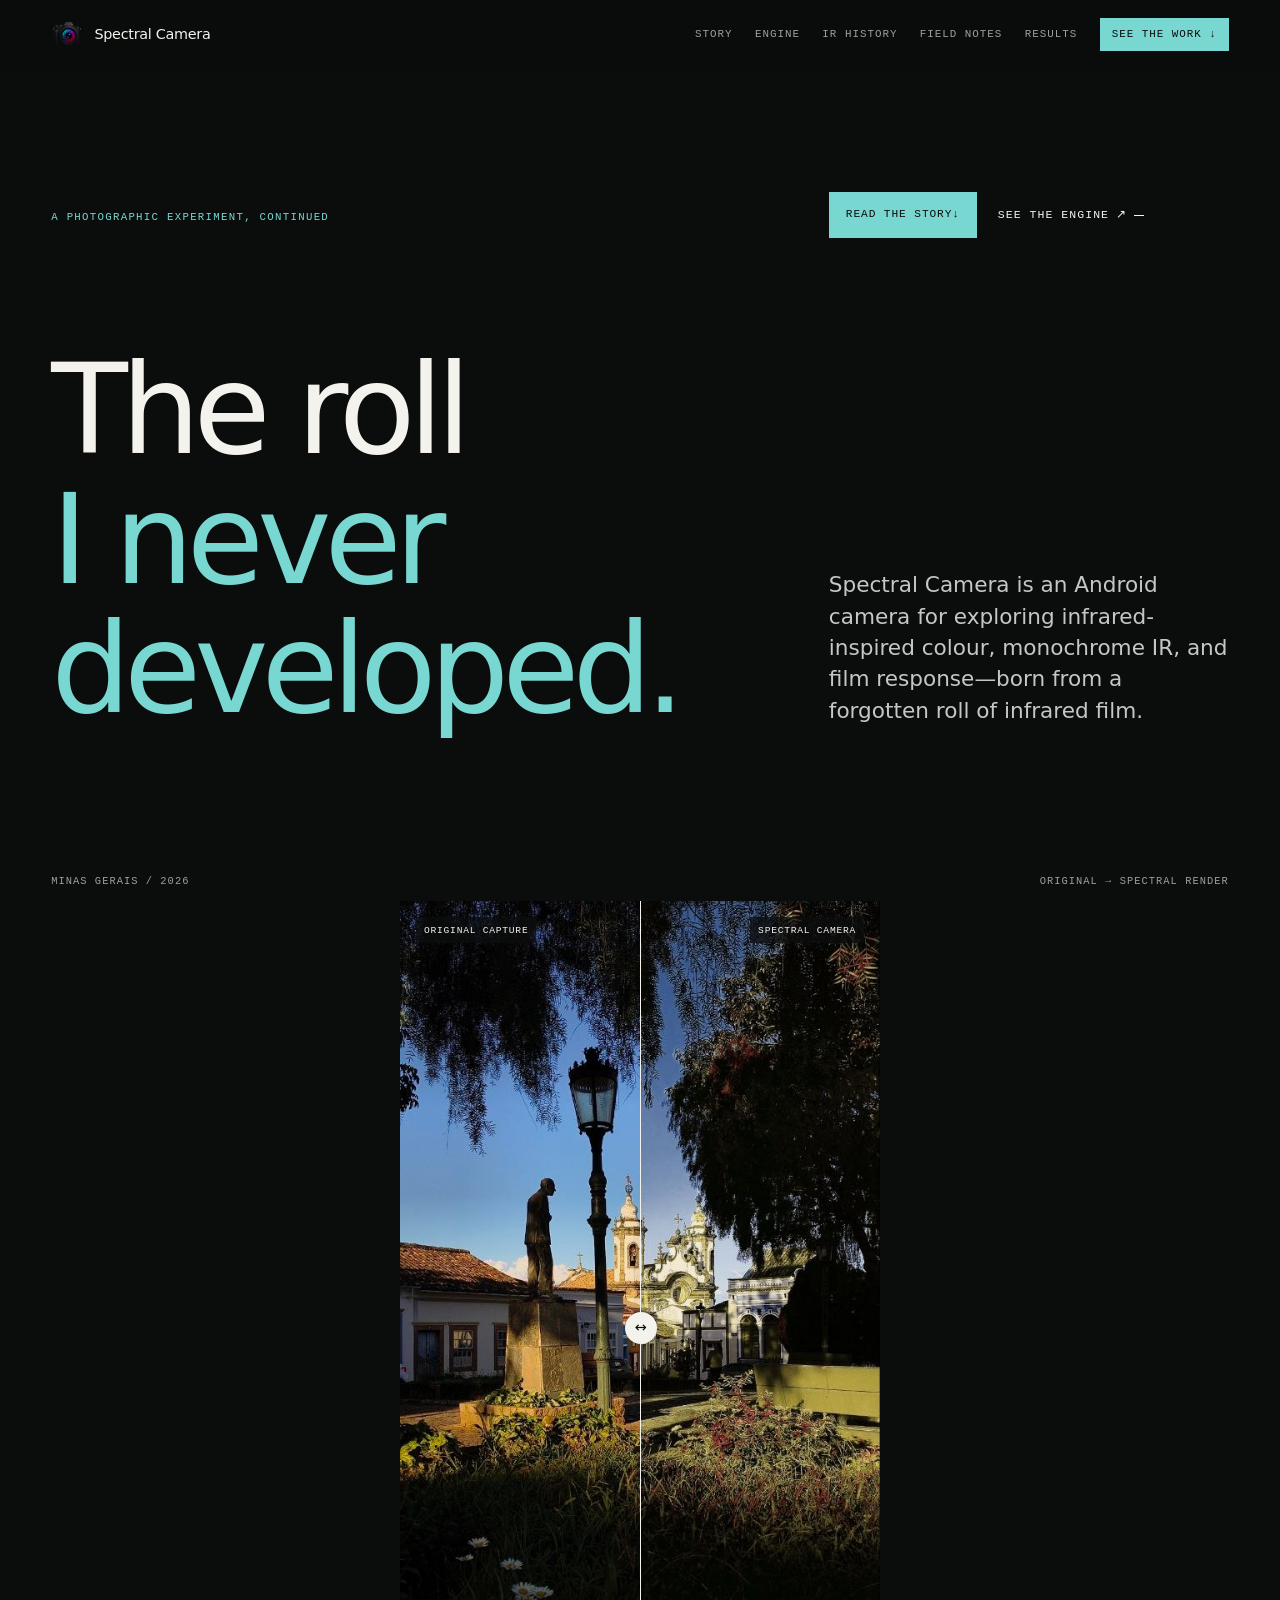
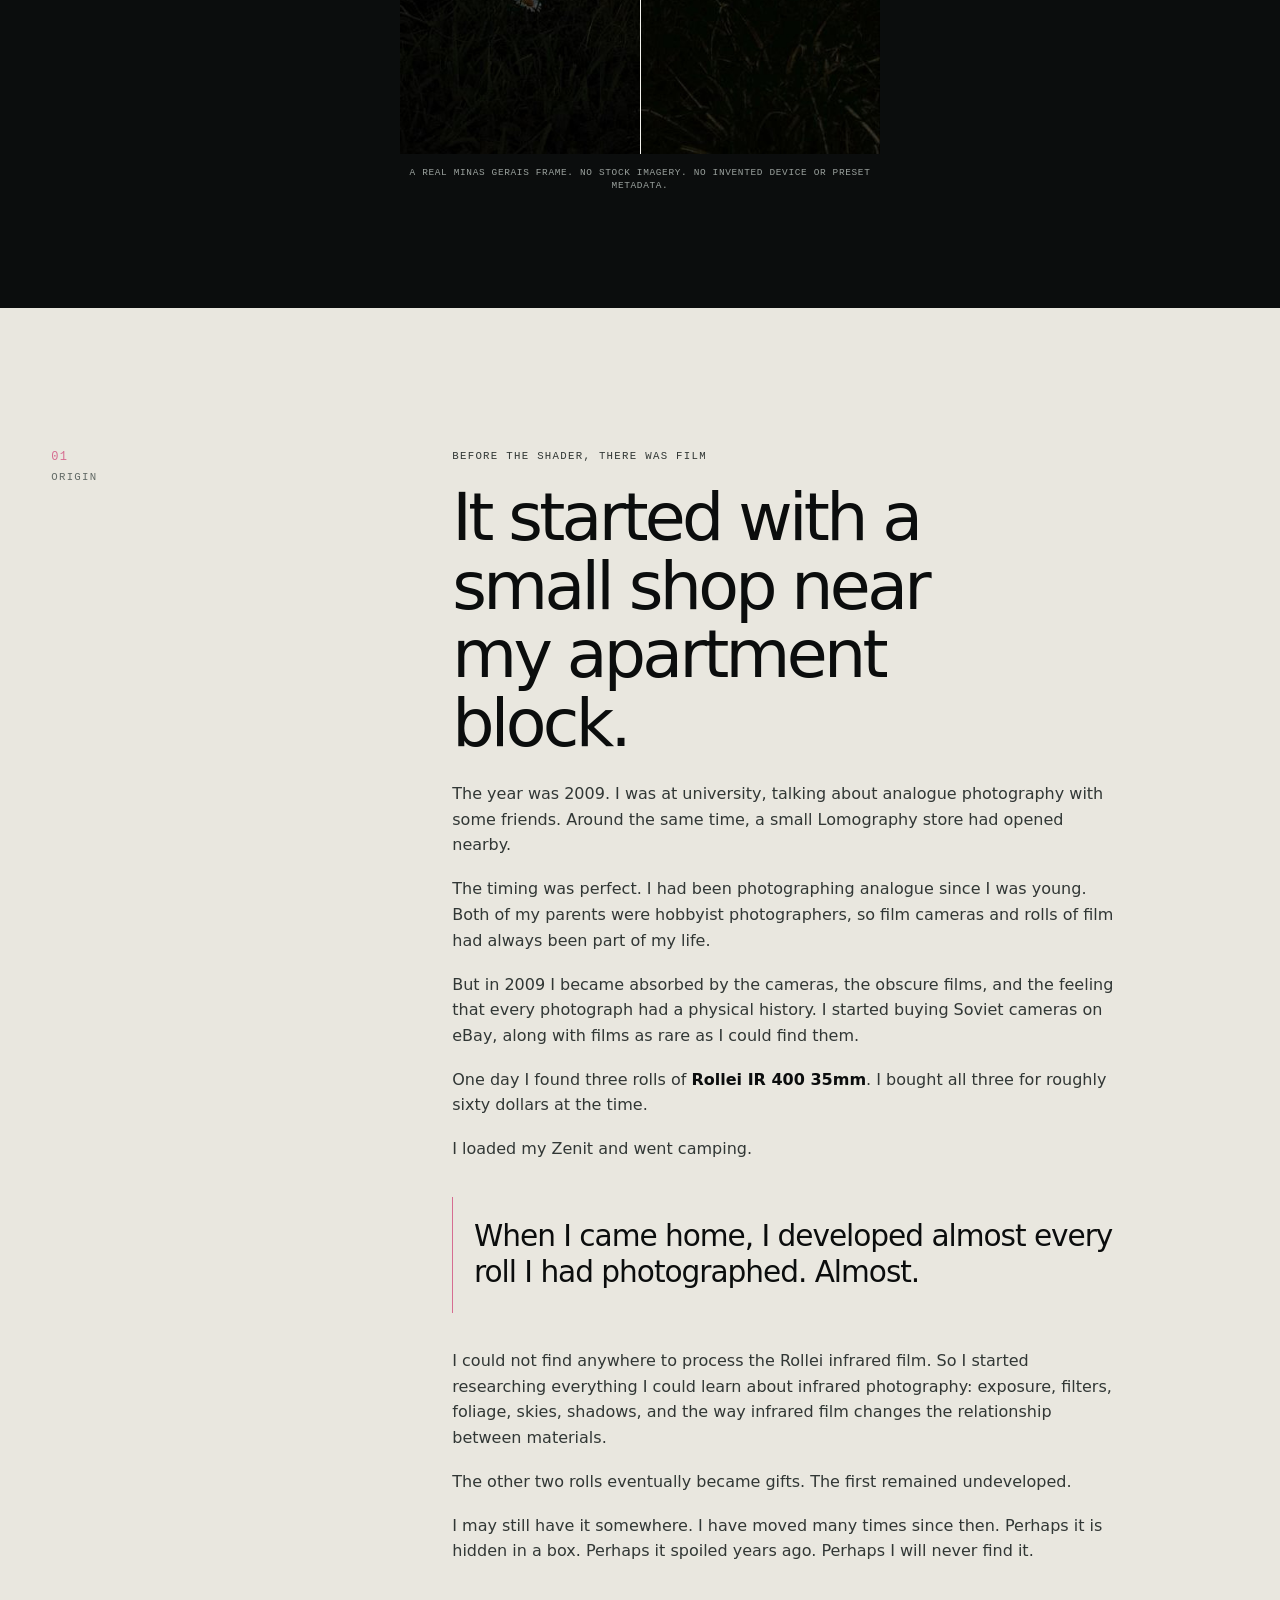
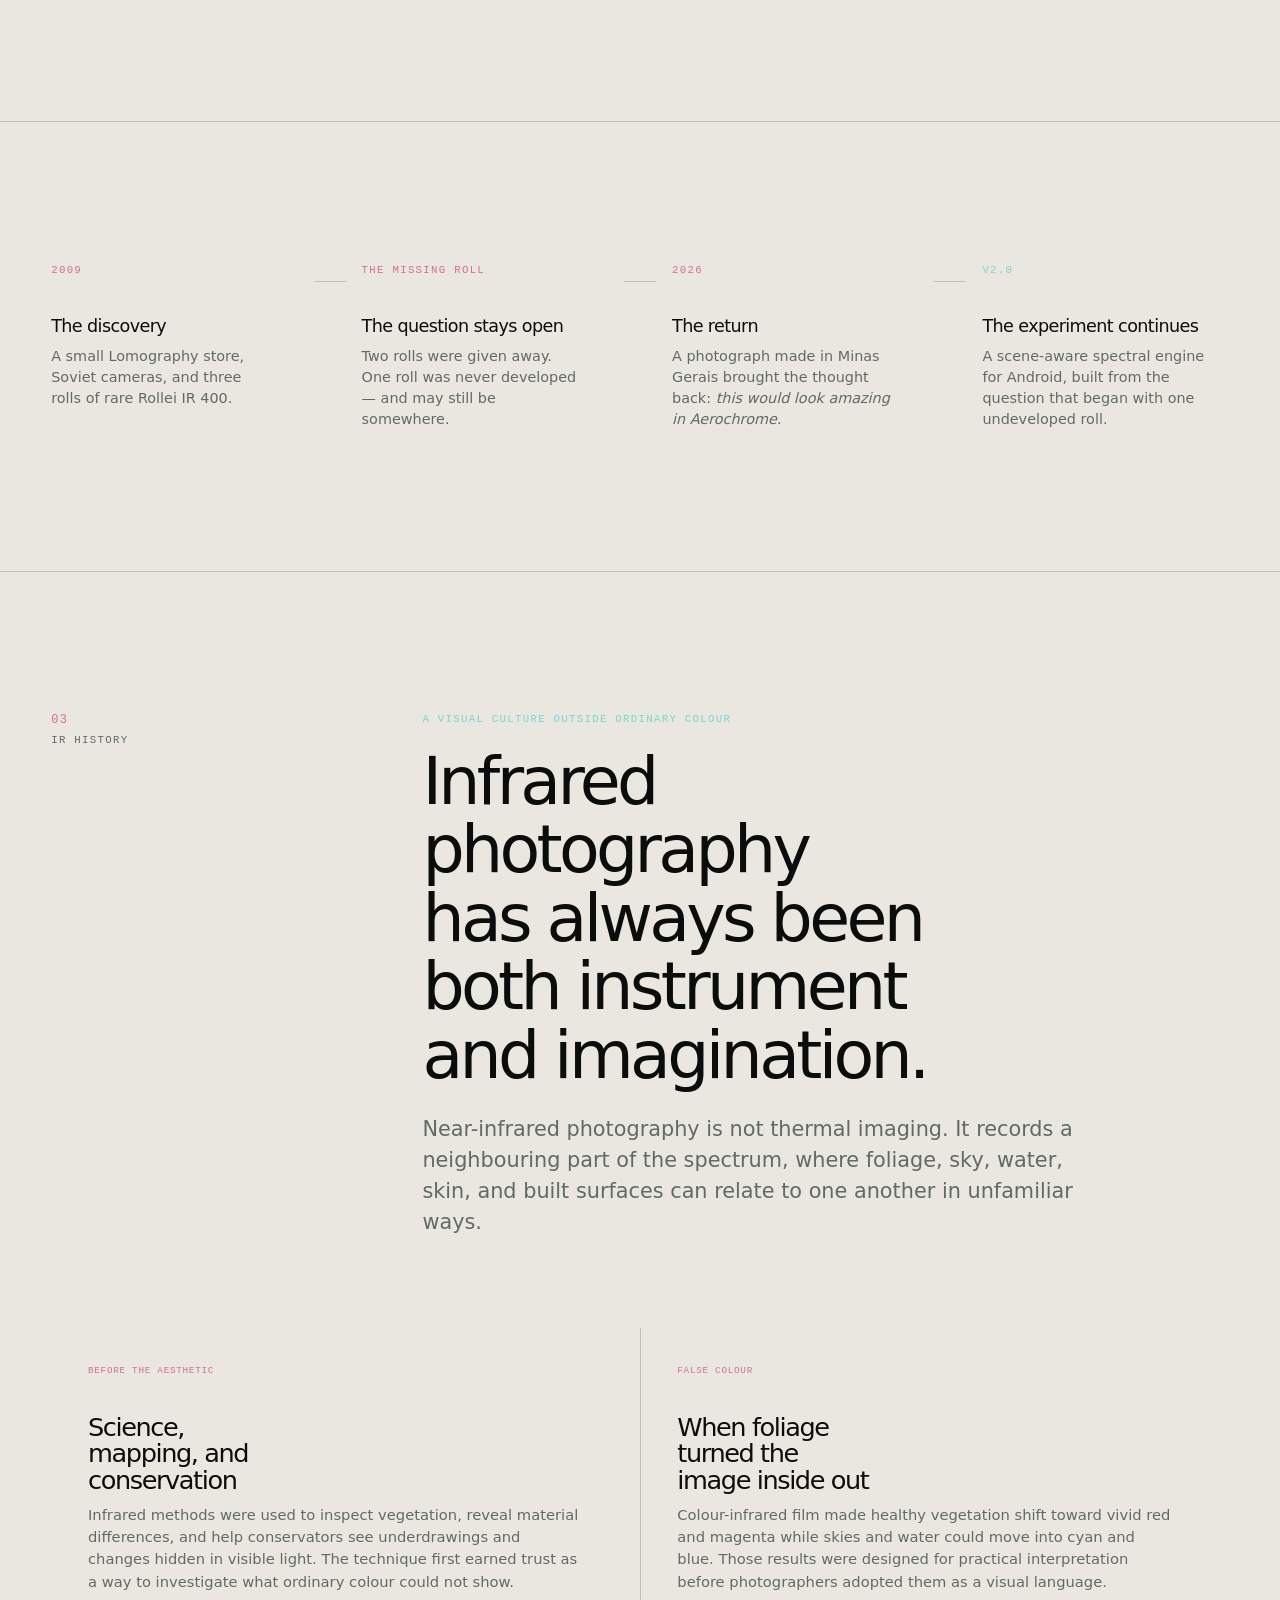
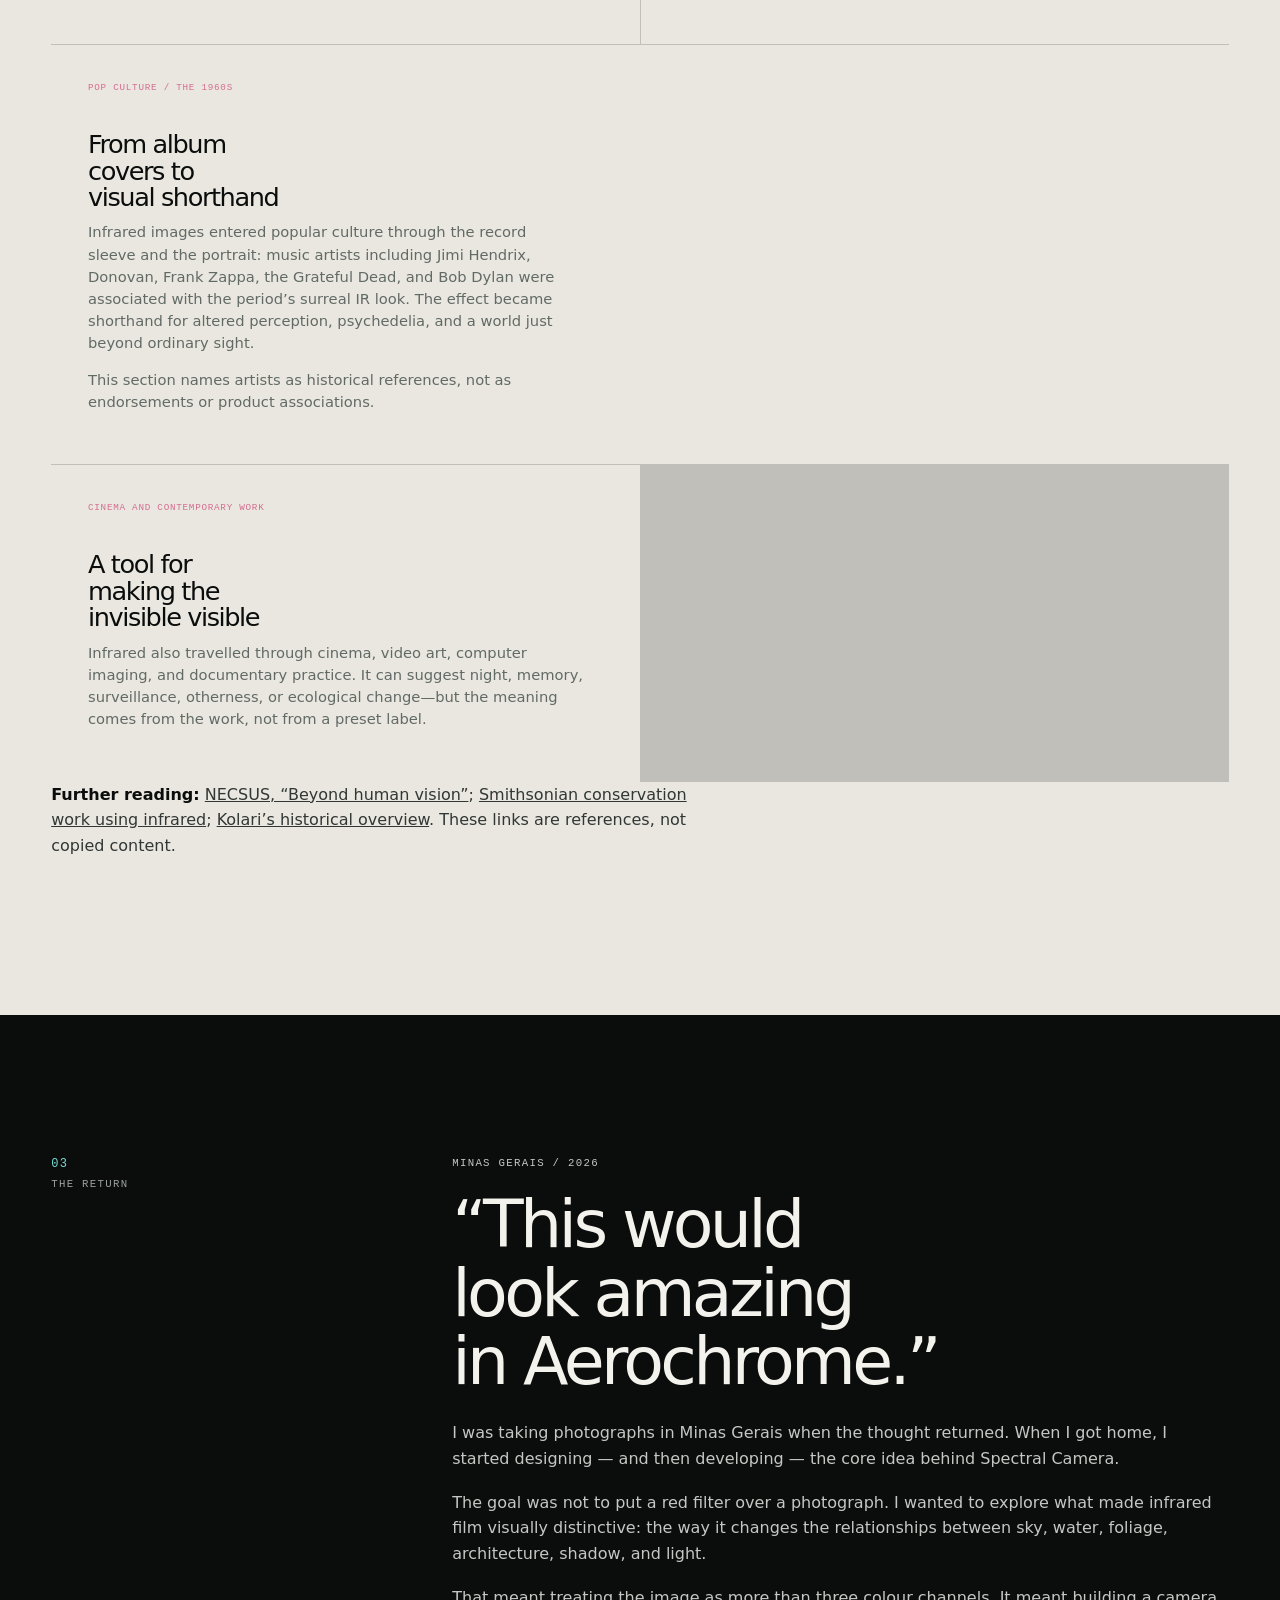
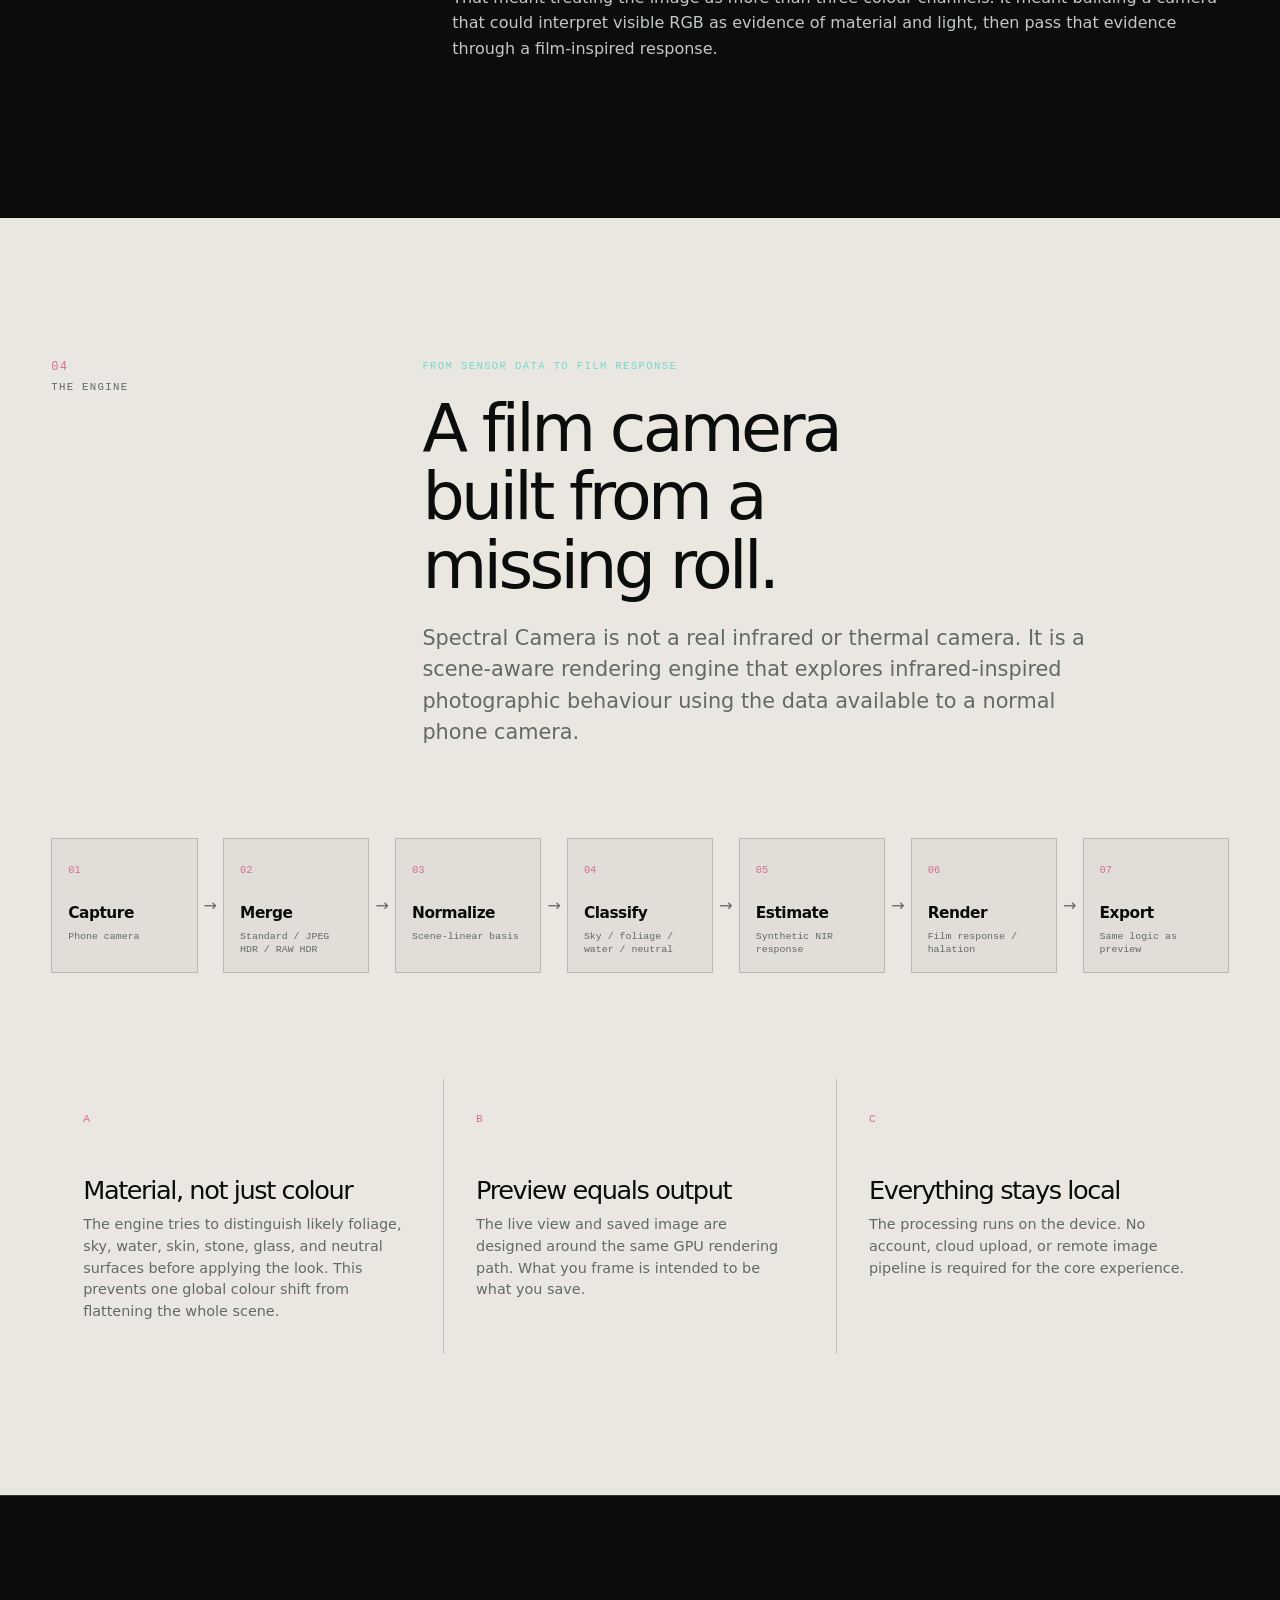
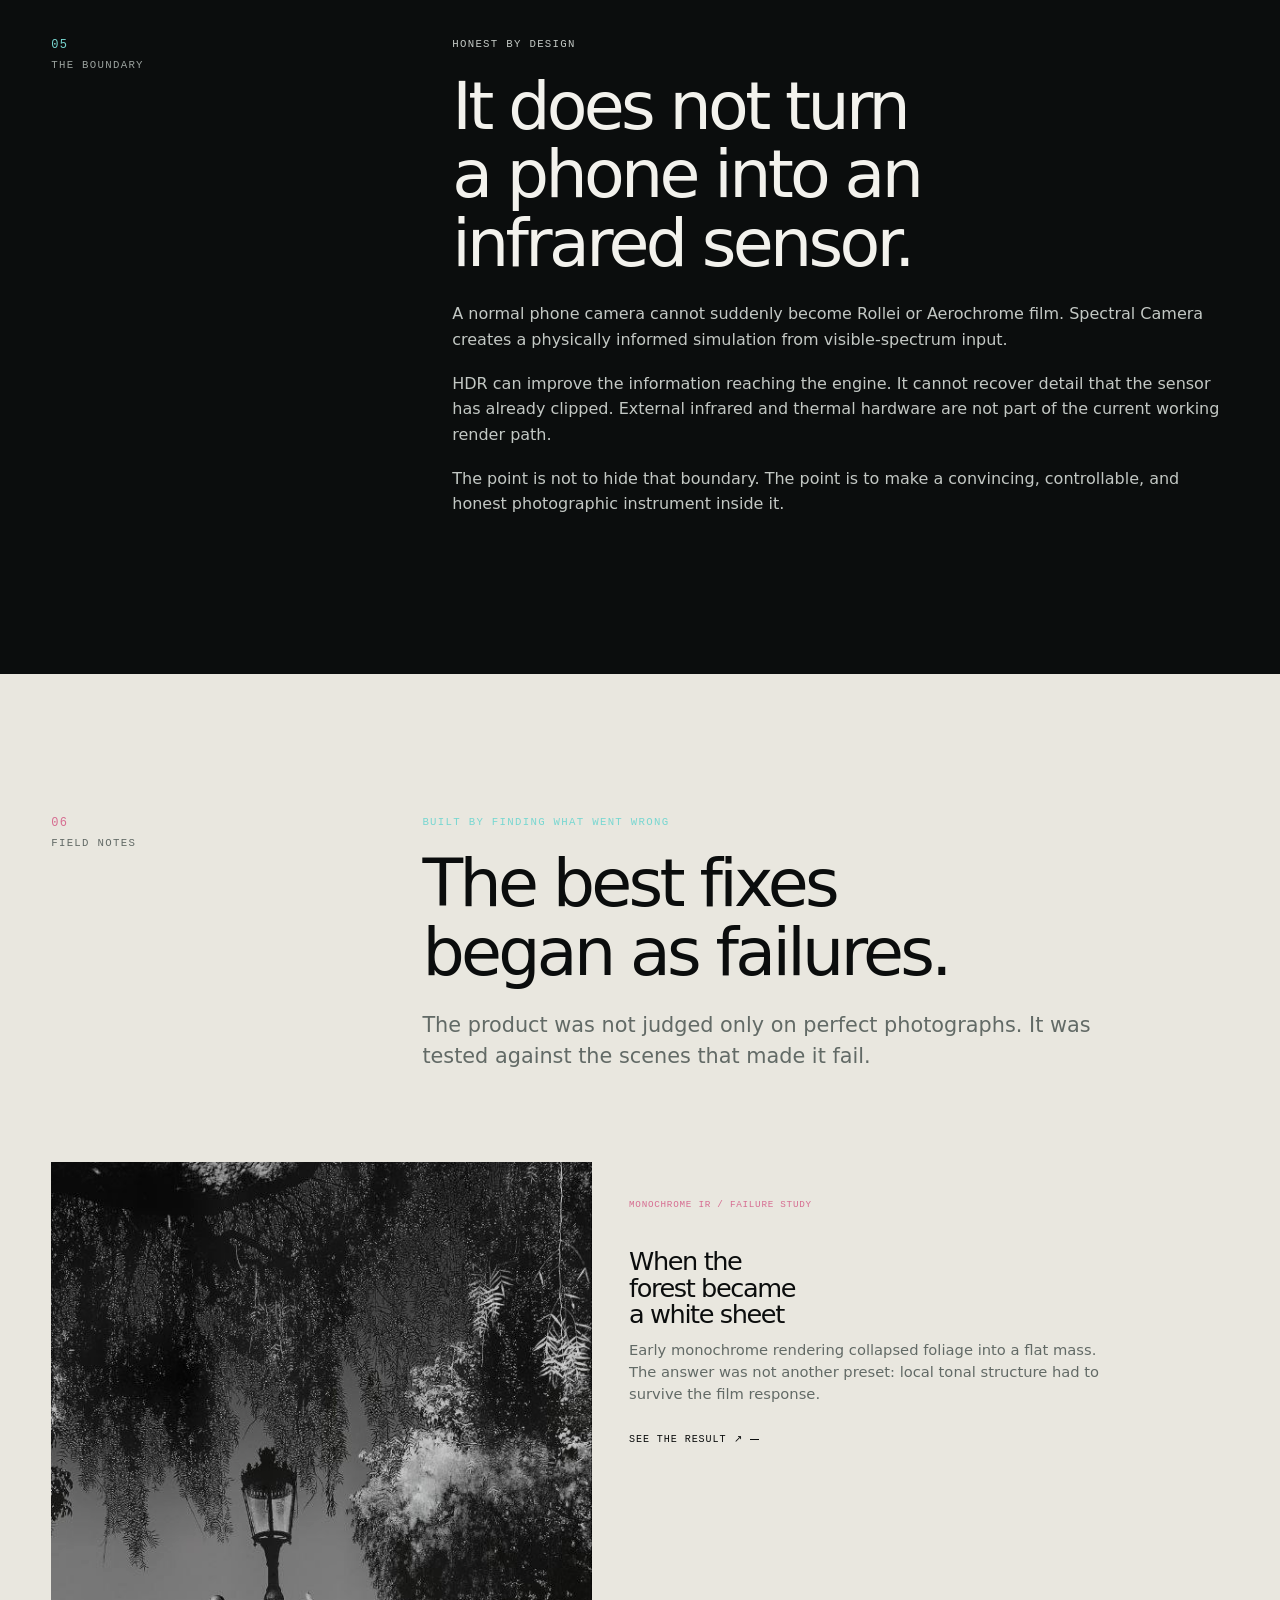
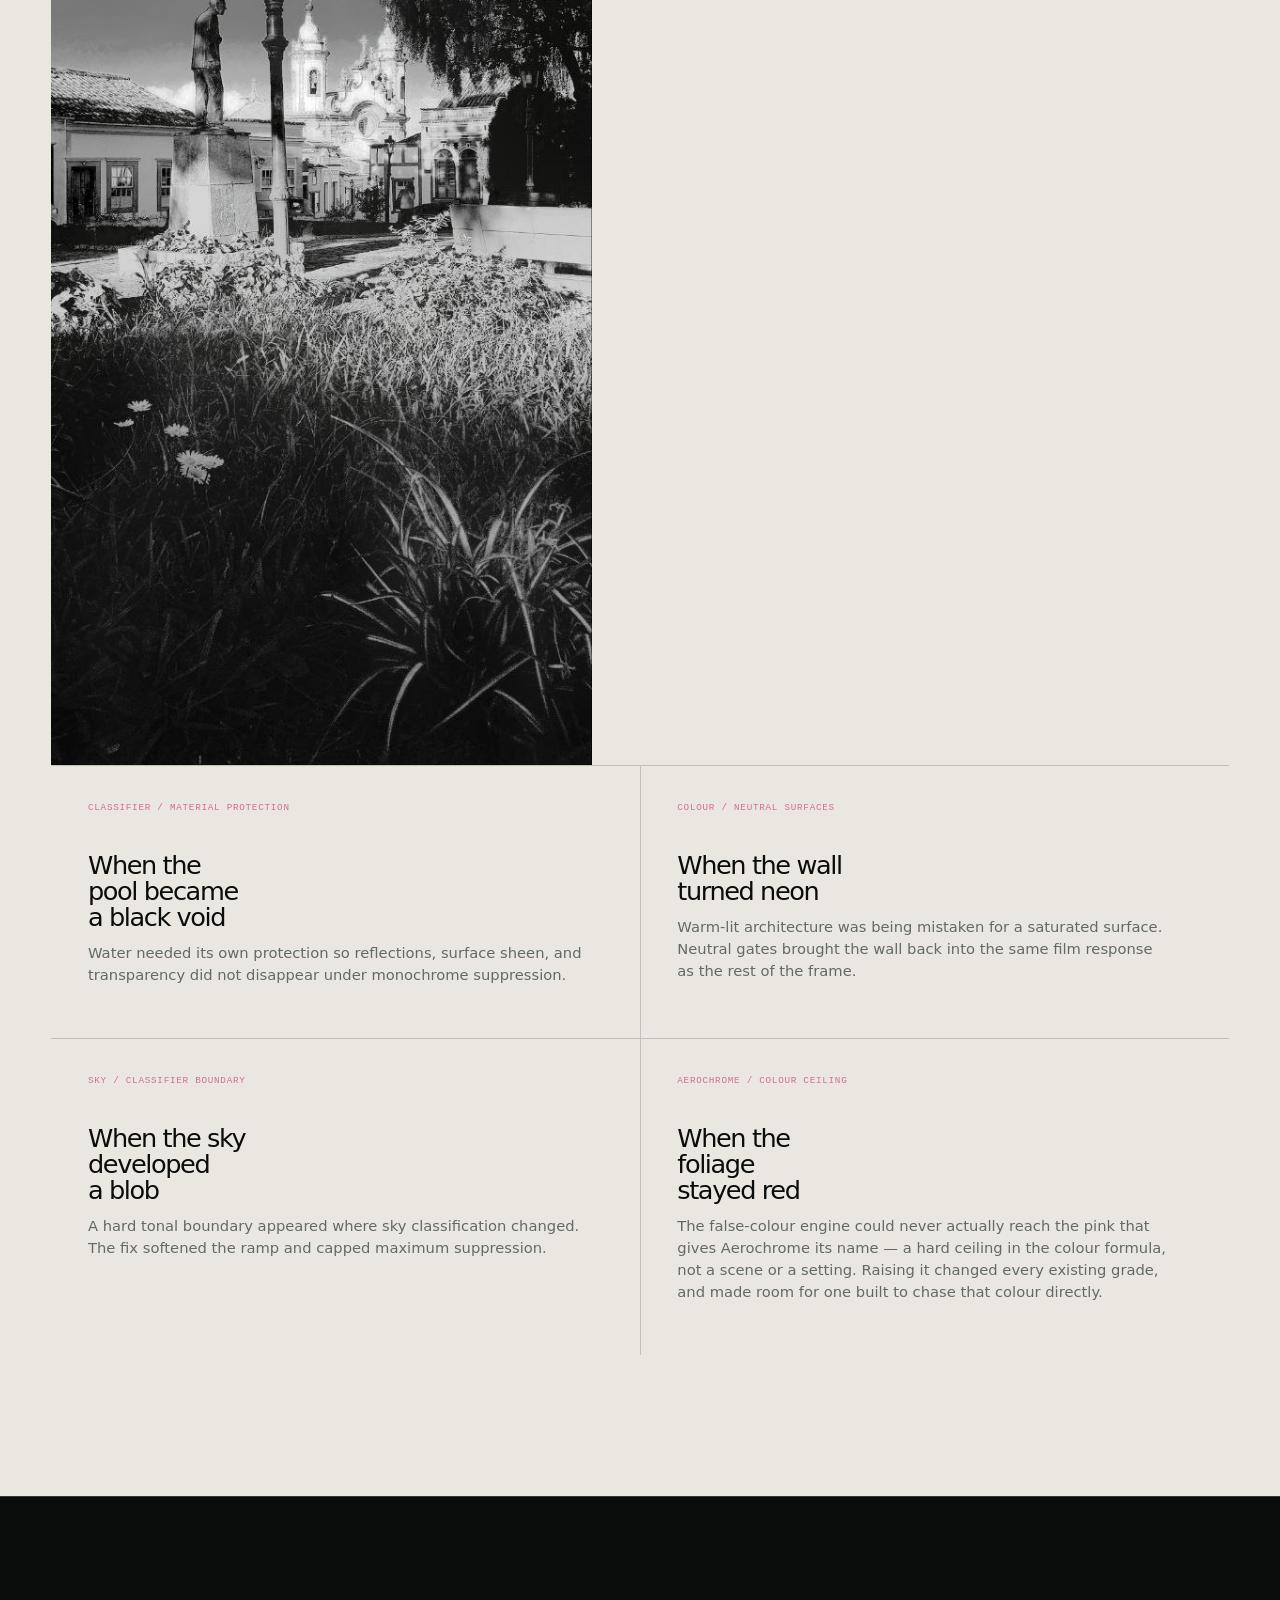
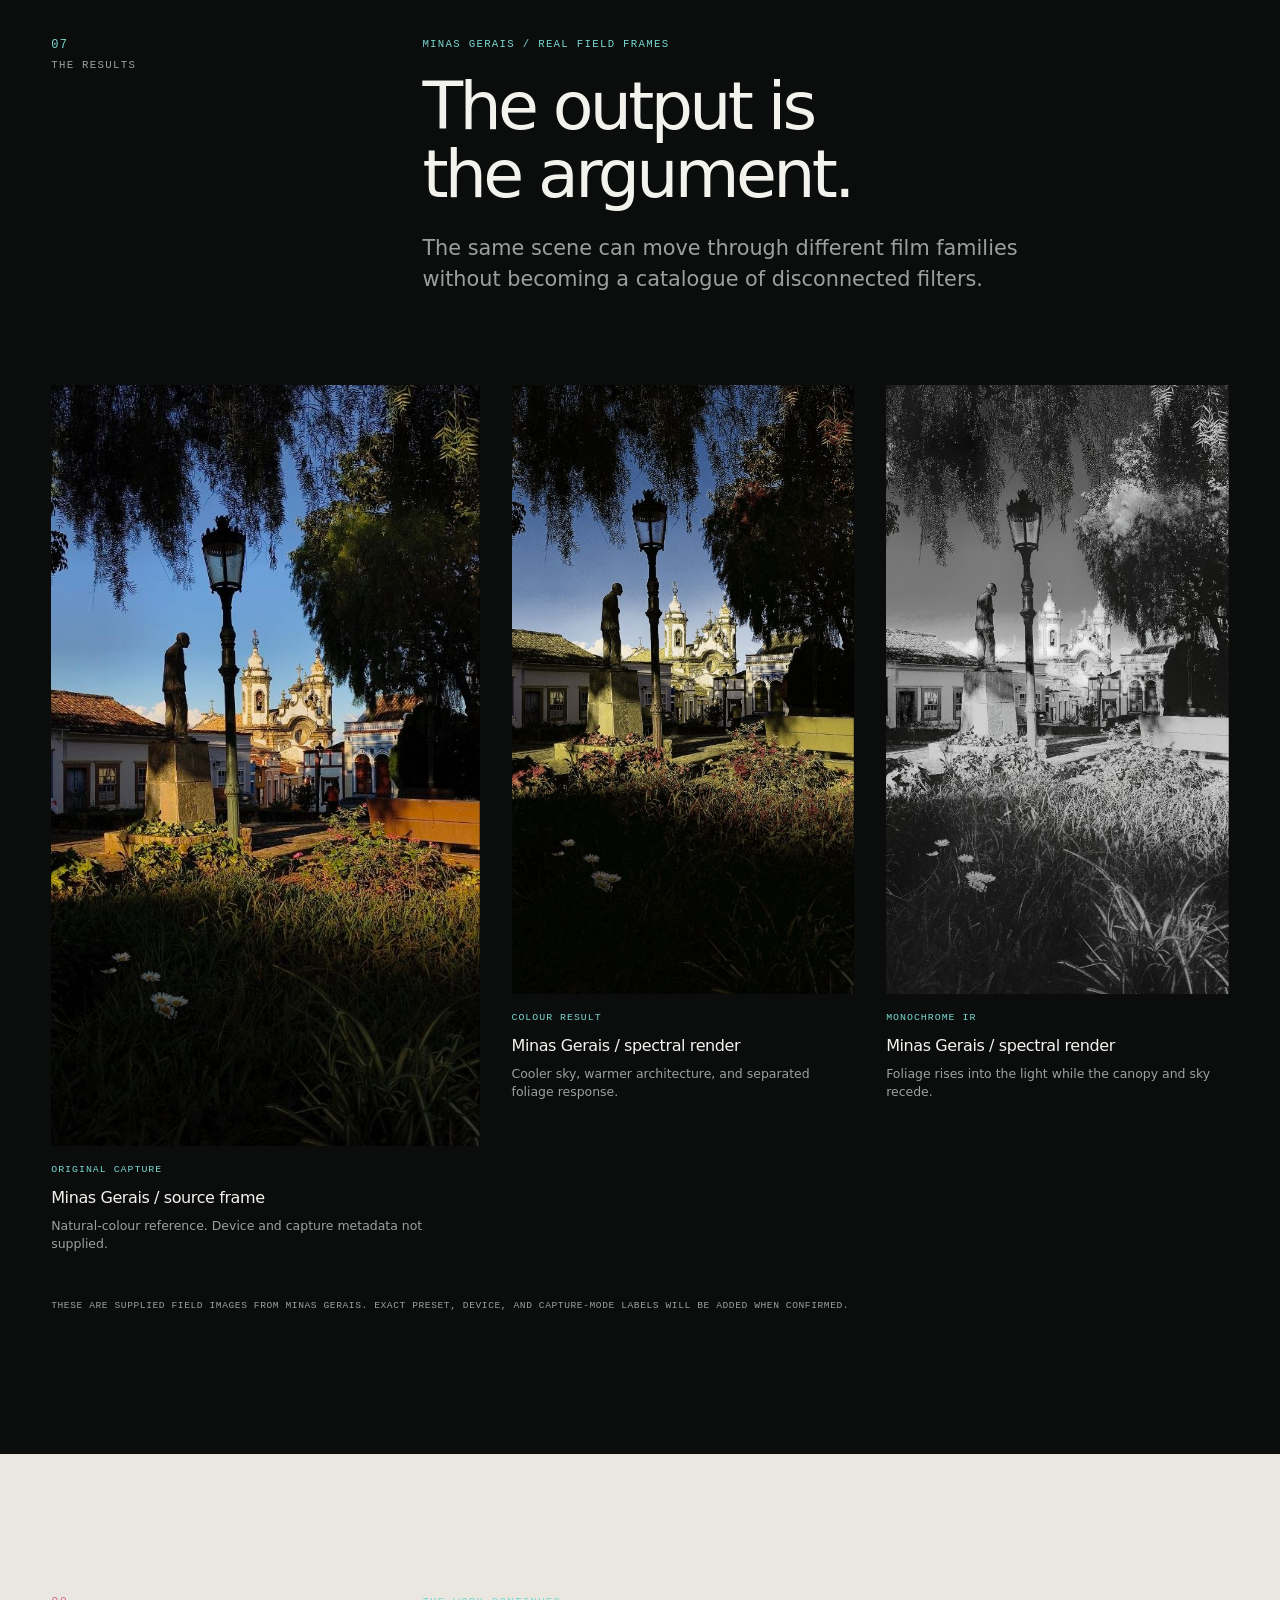
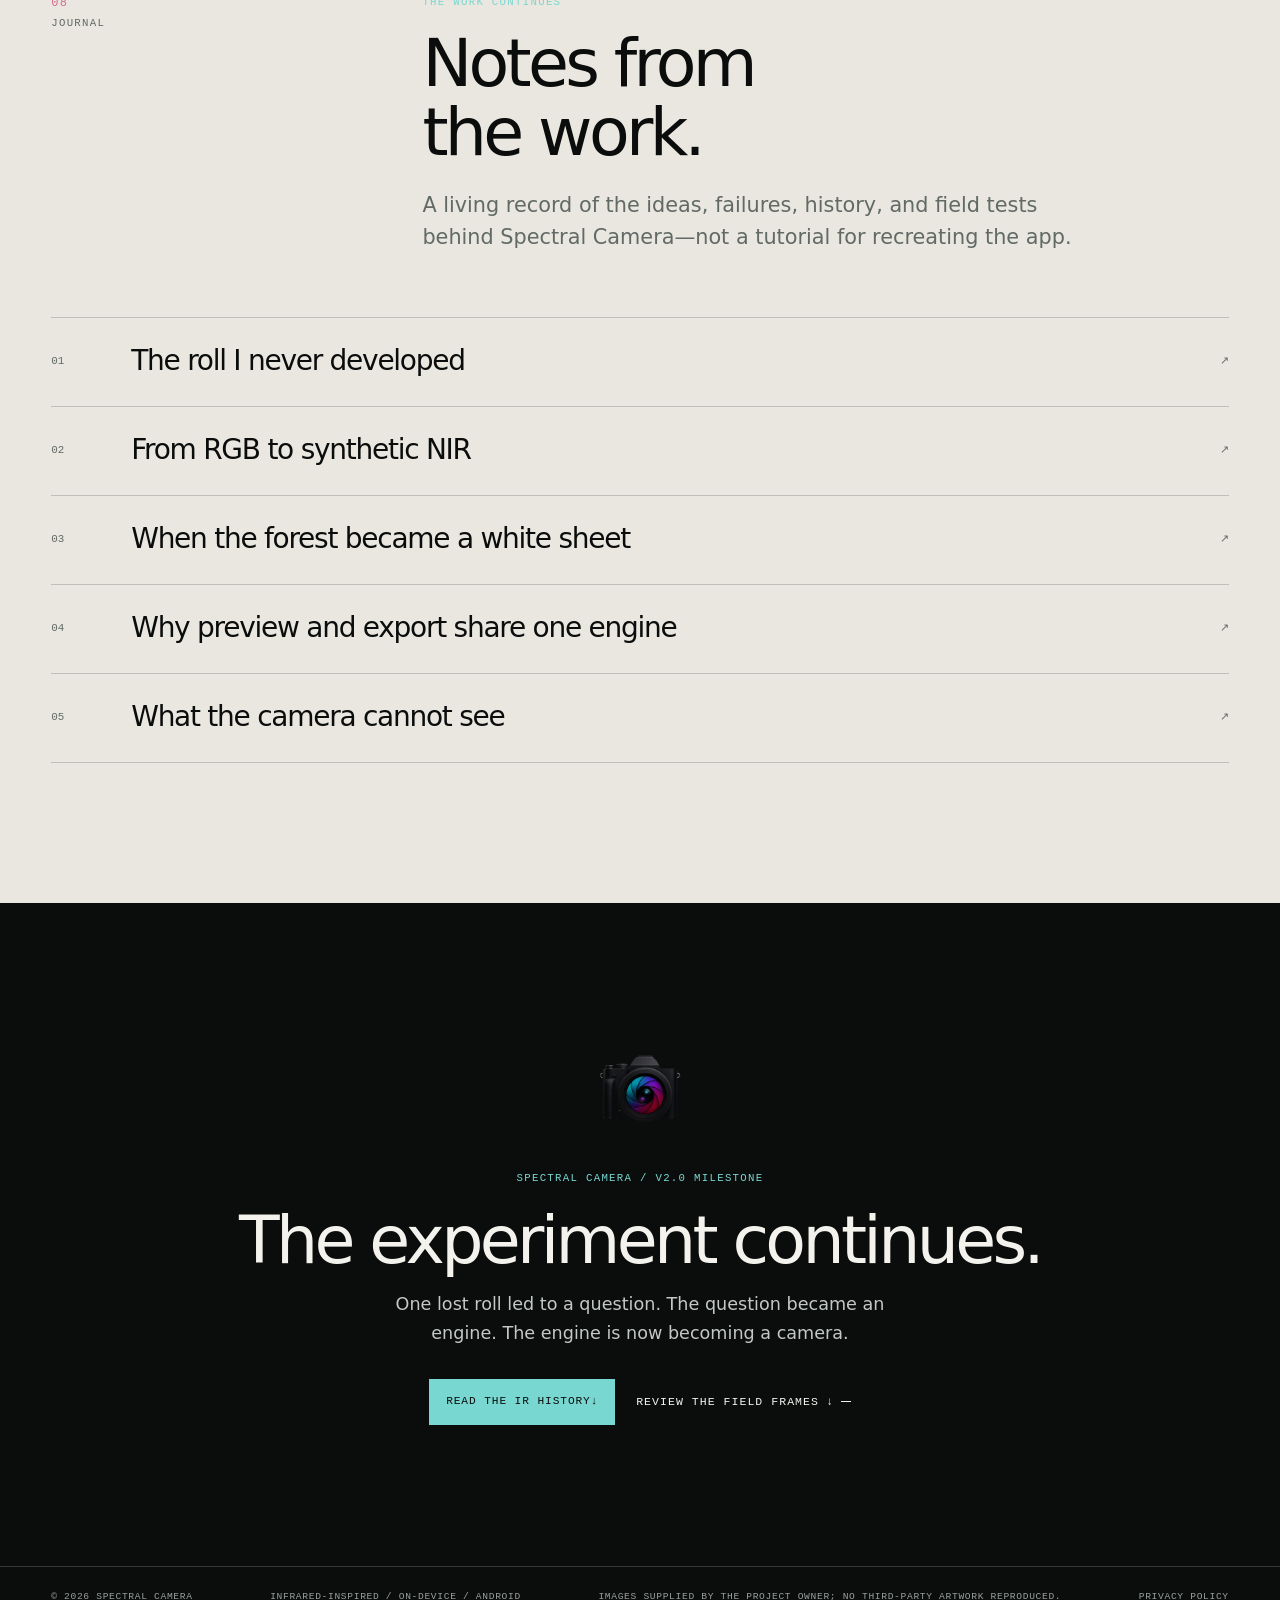
<file: site/index.html>
<!doctype html>
<html lang="en">
<head>
  <meta charset="utf-8">
  <meta name="viewport" content="width=device-width, initial-scale=1">
  <meta name="theme-color" content="#0b0d0d">
  <meta name="description" content="Spectral Camera is an on-device Android camera for infrared-inspired colour, monochrome IR, and film response—plus the history that made these images compelling.">
  <meta property="og:title" content="The roll I never developed — Spectral Camera">
  <meta property="og:description" content="A product story, visual history, and field journal for an Android camera exploring infrared-inspired photography.">
  <meta property="og:type" content="website">
  <meta property="og:image" content="assets/images/minas-gerais-colour-result.jpg">
  <title>The roll I never developed — Spectral Camera</title>
  <link rel="icon" href="assets/brand/spectral-camera-mark.png" type="image/png">
  <link rel="stylesheet" href="styles.css">
  <script defer src="script.js"></script>
</head>
<body>
  <a class="skip-link" href="#main-content">Skip to story</a>

  <header class="site-header" data-header>
    <div class="header-inner">
      <a class="brand" href="#top" aria-label="Spectral Camera home">
        <img src="assets/brand/spectral-camera-mark.png" alt="" width="36" height="36">
        <span>Spectral Camera</span>
      </a>
      <button class="menu-toggle" type="button" aria-controls="site-nav" aria-expanded="false">
        <span class="menu-toggle-label">Menu</span>
        <span class="menu-icon" aria-hidden="true"><i></i><i></i></span>
      </button>
      <nav id="site-nav" class="site-nav" aria-label="Main navigation">
        <a href="#story">Story</a>
        <a href="#engine">Engine</a>
        <a href="#history">IR history</a>
        <a href="#field-notes">Field notes</a>
        <a href="#results">Results</a>
        <a class="nav-cta" href="#results">See the work <span aria-hidden="true">↓</span></a>
      </nav>
    </div>
  </header>

  <main id="main-content">
    <section id="top" class="hero section-dark">
      <div class="hero-copy page-shell">
        <p class="eyebrow">A photographic experiment, continued</p>
        <h1>The roll<br><em>I never developed.</em></h1>
        <p class="hero-lede">Spectral Camera is an Android camera for exploring infrared-inspired colour, monochrome IR, and film response—born from a forgotten roll of infrared film.</p>
        <div class="hero-actions">
          <a class="button button-primary" href="#story">Read the story <span aria-hidden="true">↓</span></a>
          <a class="text-link" href="#engine">See the engine <span aria-hidden="true">↗</span></a>
        </div>
      </div>
      <div class="hero-visual page-shell">
        <div class="hero-visual-heading">
          <span>Minas Gerais / 2026</span>
          <span>Original → spectral render</span>
        </div>
        <div class="comparison" data-comparison>
          <img class="comparison-image comparison-after" src="assets/images/minas-gerais-colour-result.jpg" alt="Historic Minas Gerais plaza rendered with a cool blue sky, warm architecture, and olive foliage by Spectral Camera.">
          <div class="comparison-before-wrap" data-before-wrap>
            <img class="comparison-image comparison-before" src="assets/images/minas-gerais-original-capture.jpg" alt="Original natural-colour photograph of a historic Minas Gerais plaza framed by trees.">
          </div>
          <div class="comparison-label comparison-label-before">Original capture</div>
          <div class="comparison-label comparison-label-after">Spectral Camera</div>
          <div class="comparison-divider" data-divider aria-hidden="true"><span>↔</span></div>
          <label class="sr-only" for="comparison-range">Reveal the original image over the processed image</label>
          <input id="comparison-range" class="comparison-range" data-range type="range" min="0" max="100" value="50" aria-valuetext="50 percent original image">
        </div>
        <p class="image-note">A real Minas Gerais frame. No stock imagery. No invented device or preset metadata.</p>
      </div>
    </section>

    <section id="story" class="story section-paper section-padding">
      <div class="page-shell story-grid">
        <div class="section-marker"><span>01</span><span>Origin</span></div>
        <div class="story-copy prose">
          <p class="eyebrow">Before the shader, there was film</p>
          <h2>It started with a small shop near my apartment block.</h2>
          <p>The year was 2009. I was at university, talking about analogue photography with some friends. Around the same time, a small Lomography store had opened nearby.</p>
          <p>The timing was perfect. I had been photographing analogue since I was young. Both of my parents were hobbyist photographers, so film cameras and rolls of film had always been part of my life.</p>
          <p>But in 2009 I became absorbed by the cameras, the obscure films, and the feeling that every photograph had a physical history. I started buying Soviet cameras on eBay, along with films as rare as I could find them.</p>
          <p>One day I found three rolls of <strong>Rollei IR 400 35mm</strong>. I bought all three for roughly sixty dollars at the time.</p>
          <p>I loaded my Zenit and went camping.</p>
          <blockquote>When I came home, I developed almost every roll I had photographed. Almost.</blockquote>
          <p>I could not find anywhere to process the Rollei infrared film. So I started researching everything I could learn about infrared photography: exposure, filters, foliage, skies, shadows, and the way infrared film changes the relationship between materials.</p>
          <p>The other two rolls eventually became gifts. The first remained undeveloped.</p>
          <p>I may still have it somewhere. I have moved many times since then. Perhaps it is hidden in a box. Perhaps it spoiled years ago. Perhaps I will never find it.</p>
        </div>
      </div>
    </section>

    <section class="timeline section-paper section-padding section-rule">
      <div class="page-shell timeline-grid">
        <div class="timeline-item">
          <span class="timeline-year">2009</span>
          <h3>The discovery</h3>
          <p>A small Lomography store, Soviet cameras, and three rolls of rare Rollei IR 400.</p>
        </div>
        <div class="timeline-line" aria-hidden="true"></div>
        <div class="timeline-item">
          <span class="timeline-year">The missing roll</span>
          <h3>The question stays open</h3>
          <p>Two rolls were given away. One roll was never developed — and may still be somewhere.</p>
        </div>
        <div class="timeline-line" aria-hidden="true"></div>
        <div class="timeline-item">
          <span class="timeline-year">2026</span>
          <h3>The return</h3>
          <p>A photograph made in Minas Gerais brought the thought back: <em>this would look amazing in Aerochrome.</em></p>
        </div>
        <div class="timeline-line" aria-hidden="true"></div>
        <div class="timeline-item timeline-item-current">
          <span class="timeline-year">v2.0</span>
          <h3>The experiment continues</h3>
          <p>A scene-aware spectral engine for Android, built from the question that began with one undeveloped roll.</p>
        </div>
      </div>
    </section>

    <section id="history" class="history section-paper section-padding section-rule">
      <div class="page-shell">
        <div class="section-intro section-intro-wide">
          <div class="section-marker"><span>03</span><span>IR history</span></div>
          <div>
            <p class="eyebrow">A visual culture outside ordinary colour</p>
            <h2>Infrared photography has always been both instrument and imagination.</h2>
            <p class="intro-lede">Near-infrared photography is not thermal imaging. It records a neighbouring part of the spectrum, where foliage, sky, water, skin, and built surfaces can relate to one another in unfamiliar ways.</p>
          </div>
        </div>
        <div class="notes-grid history-grid">
          <article class="note-card">
            <div class="note-card-body"><span class="card-kicker">Before the aesthetic</span><h3>Science, mapping, and conservation</h3><p>Infrared methods were used to inspect vegetation, reveal material differences, and help conservators see underdrawings and changes hidden in visible light. The technique first earned trust as a way to investigate what ordinary colour could not show.</p></div>
          </article>
          <article class="note-card">
            <div class="note-card-body"><span class="card-kicker">False colour</span><h3>When foliage turned the image inside out</h3><p>Colour-infrared film made healthy vegetation shift toward vivid red and magenta while skies and water could move into cyan and blue. Those results were designed for practical interpretation before photographers adopted them as a visual language.</p></div>
          </article>
          <article class="note-card note-card-featured">
            <div class="note-card-body"><span class="card-kicker">Pop culture / the 1960s</span><h3>From album covers to visual shorthand</h3><p>Infrared images entered popular culture through the record sleeve and the portrait: music artists including Jimi Hendrix, Donovan, Frank Zappa, the Grateful Dead, and Bob Dylan were associated with the period’s surreal IR look. The effect became shorthand for altered perception, psychedelia, and a world just beyond ordinary sight.</p><p class="source-note">This section names artists as historical references, not as endorsements or product associations.</p></div>
          </article>
          <article class="note-card">
            <div class="note-card-body"><span class="card-kicker">Cinema and contemporary work</span><h3>A tool for making the invisible visible</h3><p>Infrared also travelled through cinema, video art, computer imaging, and documentary practice. It can suggest night, memory, surveillance, otherness, or ecological change—but the meaning comes from the work, not from a preset label.</p></div>
          </article>
        </div>
        <div class="history-sources prose">
          <p><strong>Further reading:</strong> <a href="https://necsus-ejms.org/beyond-human-vision-towards-an-archaeology-of-infrared-images/" target="_blank" rel="noreferrer">NECSUS, “Beyond human vision”</a>; <a href="https://airandspace.si.edu/stories/editorial/preserving-flak-bait-reversing-1970s-restoration" target="_blank" rel="noreferrer">Smithsonian conservation work using infrared</a>; <a href="https://kolarivision.com/history-of-infrared-photography/" target="_blank" rel="noreferrer">Kolari’s historical overview</a>. These links are references, not copied content.</p>
        </div>
      </div>
    </section>

    <section class="return section-dark section-padding">
      <div class="page-shell return-grid">
        <div class="section-marker section-marker-dark"><span>03</span><span>The return</span></div>
        <div class="return-copy prose prose-dark">
          <p class="eyebrow">Minas Gerais / 2026</p>
          <h2>“This would look amazing in Aerochrome.”</h2>
          <p>I was taking photographs in Minas Gerais when the thought returned. When I got home, I started designing — and then developing — the core idea behind Spectral Camera.</p>
          <p>The goal was not to put a red filter over a photograph. I wanted to explore what made infrared film visually distinctive: the way it changes the relationships between sky, water, foliage, architecture, shadow, and light.</p>
          <p>That meant treating the image as more than three colour channels. It meant building a camera that could interpret visible RGB as evidence of material and light, then pass that evidence through a film-inspired response.</p>
        </div>
      </div>
    </section>

    <section id="engine" class="engine section-paper section-padding">
      <div class="page-shell">
        <div class="section-intro section-intro-wide">
          <div class="section-marker"><span>04</span><span>The engine</span></div>
          <div>
            <p class="eyebrow">From sensor data to film response</p>
            <h2>A film camera built from a missing roll.</h2>
            <p class="intro-lede">Spectral Camera is not a real infrared or thermal camera. It is a scene-aware rendering engine that explores infrared-inspired photographic behaviour using the data available to a normal phone camera.</p>
          </div>
        </div>

        <div class="pipeline" aria-label="Spectral Camera image processing pipeline">
          <div class="pipeline-step"><span class="pipeline-number">01</span><strong>Capture</strong><small>Phone camera</small></div>
          <div class="pipeline-arrow" aria-hidden="true">→</div>
          <div class="pipeline-step"><span class="pipeline-number">02</span><strong>Merge</strong><small>Standard / JPEG HDR / RAW HDR</small></div>
          <div class="pipeline-arrow" aria-hidden="true">→</div>
          <div class="pipeline-step"><span class="pipeline-number">03</span><strong>Normalize</strong><small>Scene-linear basis</small></div>
          <div class="pipeline-arrow" aria-hidden="true">→</div>
          <div class="pipeline-step"><span class="pipeline-number">04</span><strong>Classify</strong><small>Sky / foliage / water / neutral</small></div>
          <div class="pipeline-arrow" aria-hidden="true">→</div>
          <div class="pipeline-step"><span class="pipeline-number">05</span><strong>Estimate</strong><small>Synthetic NIR response</small></div>
          <div class="pipeline-arrow" aria-hidden="true">→</div>
          <div class="pipeline-step"><span class="pipeline-number">06</span><strong>Render</strong><small>Film response / halation</small></div>
          <div class="pipeline-arrow" aria-hidden="true">→</div>
          <div class="pipeline-step"><span class="pipeline-number">07</span><strong>Export</strong><small>Same logic as preview</small></div>
        </div>

        <div class="engine-notes">
          <article class="engine-note">
            <span class="note-index">A</span>
            <h3>Material, not just colour</h3>
            <p>The engine tries to distinguish likely foliage, sky, water, skin, stone, glass, and neutral surfaces before applying the look. This prevents one global colour shift from flattening the whole scene.</p>
          </article>
          <article class="engine-note">
            <span class="note-index">B</span>
            <h3>Preview equals output</h3>
            <p>The live view and saved image are designed around the same GPU rendering path. What you frame is intended to be what you save.</p>
          </article>
          <article class="engine-note">
            <span class="note-index">C</span>
            <h3>Everything stays local</h3>
            <p>The processing runs on the device. No account, cloud upload, or remote image pipeline is required for the core experience.</p>
          </article>
        </div>
      </div>
    </section>

    <section id="honesty" class="honesty section-dark section-padding">
      <div class="page-shell honesty-grid">
        <div class="section-marker section-marker-dark"><span>05</span><span>The boundary</span></div>
        <div class="honesty-copy prose prose-dark">
          <p class="eyebrow">Honest by design</p>
          <h2>It does not turn a phone into an infrared sensor.</h2>
          <p>A normal phone camera cannot suddenly become Rollei or Aerochrome film. Spectral Camera creates a physically informed simulation from visible-spectrum input.</p>
          <p>HDR can improve the information reaching the engine. It cannot recover detail that the sensor has already clipped. External infrared and thermal hardware are not part of the current working render path.</p>
          <p>The point is not to hide that boundary. The point is to make a convincing, controllable, and honest photographic instrument inside it.</p>
        </div>
      </div>
    </section>

    <section id="field-notes" class="field-notes section-paper section-padding">
      <div class="page-shell">
        <div class="section-intro">
          <div class="section-marker"><span>06</span><span>Field notes</span></div>
          <div>
            <p class="eyebrow">Built by finding what went wrong</p>
            <h2>The best fixes began as failures.</h2>
            <p class="intro-lede">The product was not judged only on perfect photographs. It was tested against the scenes that made it fail.</p>
          </div>
        </div>

        <div class="notes-grid">
          <article class="note-card note-card-featured">
            <div class="note-card-image note-card-image-mono"><img src="assets/images/minas-gerais-monochrome-ir.jpg" alt="Bright foliage, dark sky, a statue, and a church in a monochrome infrared-inspired Minas Gerais rendering."></div>
            <div class="note-card-body"><span class="card-kicker">Monochrome IR / failure study</span><h3>When the forest became a white sheet</h3><p>Early monochrome rendering collapsed foliage into a flat mass. The answer was not another preset: local tonal structure had to survive the film response.</p><a class="text-link" href="#results">See the result <span aria-hidden="true">↗</span></a></div>
          </article>
          <article class="note-card">
            <div class="note-card-body"><span class="card-kicker">Classifier / material protection</span><h3>When the pool became a black void</h3><p>Water needed its own protection so reflections, surface sheen, and transparency did not disappear under monochrome suppression.</p></div>
          </article>
          <article class="note-card">
            <div class="note-card-body"><span class="card-kicker">Colour / neutral surfaces</span><h3>When the wall turned neon</h3><p>Warm-lit architecture was being mistaken for a saturated surface. Neutral gates brought the wall back into the same film response as the rest of the frame.</p></div>
          </article>
          <article class="note-card">
            <div class="note-card-body"><span class="card-kicker">Sky / classifier boundary</span><h3>When the sky developed a blob</h3><p>A hard tonal boundary appeared where sky classification changed. The fix softened the ramp and capped maximum suppression.</p></div>
          </article>
          <article class="note-card">
            <div class="note-card-body"><span class="card-kicker">Aerochrome / colour ceiling</span><h3>When the foliage stayed red</h3><p>The false-colour engine could never actually reach the pink that gives Aerochrome its name — a hard ceiling in the colour formula, not a scene or a setting. Raising it changed every existing grade, and made room for one built to chase that colour directly.</p></div>
          </article>
        </div>
      </div>
    </section>

    <section id="results" class="results section-dark section-padding">
      <div class="page-shell">
        <div class="section-intro section-intro-dark">
          <div class="section-marker section-marker-dark"><span>07</span><span>The results</span></div>
          <div>
            <p class="eyebrow">Minas Gerais / real field frames</p>
            <h2>The output is the argument.</h2>
            <p class="intro-lede">The same scene can move through different film families without becoming a catalogue of disconnected filters.</p>
          </div>
        </div>

        <div class="results-grid">
          <figure class="result-card result-card-large">
            <div class="result-image"><img src="assets/images/minas-gerais-original-capture.jpg" alt="Original natural-colour Minas Gerais plaza framed by trees."></div>
            <figcaption><span>Original capture</span><strong>Minas Gerais / source frame</strong><small>Natural-colour reference. Device and capture metadata not supplied.</small></figcaption>
          </figure>
          <figure class="result-card">
            <div class="result-image"><img src="assets/images/minas-gerais-colour-result.jpg" alt="Minas Gerais plaza with a cool blue sky, warm architecture, and olive foliage in a spectral colour rendering."></div>
            <figcaption><span>Colour result</span><strong>Minas Gerais / spectral render</strong><small>Cooler sky, warmer architecture, and separated foliage response.</small></figcaption>
          </figure>
          <figure class="result-card">
            <div class="result-image"><img src="assets/images/minas-gerais-monochrome-ir.jpg" alt="Minas Gerais plaza with bright foliage and deep shadows in a monochrome infrared-inspired rendering."></div>
            <figcaption><span>Monochrome IR</span><strong>Minas Gerais / spectral render</strong><small>Foliage rises into the light while the canopy and sky recede.</small></figcaption>
          </figure>
        </div>
        <p class="results-disclaimer">These are supplied field images from Minas Gerais. Exact preset, device, and capture-mode labels will be added when confirmed.</p>
      </div>
    </section>

    <section class="journal section-paper section-padding">
      <div class="page-shell">
        <div class="section-intro">
          <div class="section-marker"><span>08</span><span>Journal</span></div>
          <div>
            <p class="eyebrow">The work continues</p>
            <h2>Notes from the work.</h2>
            <p class="intro-lede">A living record of the ideas, failures, history, and field tests behind Spectral Camera—not a tutorial for recreating the app.</p>
          </div>
        </div>
        <div class="journal-list">
          <a class="journal-row" href="#story"><span class="journal-number">01</span><span class="journal-title">The roll I never developed</span><span class="journal-arrow">↗</span></a>
          <a class="journal-row" href="#engine"><span class="journal-number">02</span><span class="journal-title">From RGB to synthetic NIR</span><span class="journal-arrow">↗</span></a>
          <a class="journal-row" href="#field-notes"><span class="journal-number">03</span><span class="journal-title">When the forest became a white sheet</span><span class="journal-arrow">↗</span></a>
          <a class="journal-row" href="#engine"><span class="journal-number">04</span><span class="journal-title">Why preview and export share one engine</span><span class="journal-arrow">↗</span></a>
          <a class="journal-row" href="#honesty"><span class="journal-number">05</span><span class="journal-title">What the camera cannot see</span><span class="journal-arrow">↗</span></a>
        </div>
      </div>
    </section>

    <section class="closing section-dark section-padding">
      <div class="page-shell closing-inner">
        <img class="closing-mark" src="assets/brand/spectral-camera-mark.png" alt="" width="92" height="92">
        <p class="eyebrow">Spectral Camera / v2.0 milestone</p>
        <h2>The experiment continues.</h2>
        <p>One lost roll led to a question. The question became an engine. The engine is now becoming a camera.</p>
        <div class="hero-actions closing-actions">
          <a class="button button-primary" href="#history">Read the IR history <span aria-hidden="true">↓</span></a>
          <a class="text-link text-link-light" href="#results">Review the field frames <span aria-hidden="true">↓</span></a>
        </div>
      </div>
    </section>
  </main>

  <footer class="site-footer section-dark">
    <div class="page-shell footer-inner">
      <span>© 2026 Spectral Camera</span>
      <span>Infrared-inspired / on-device / Android</span>
      <span>Images supplied by the project owner; no third-party artwork reproduced.</span>
      <a href="privacy.html">Privacy policy</a>
    </div>
  </footer>
</body>
</html>
</file>
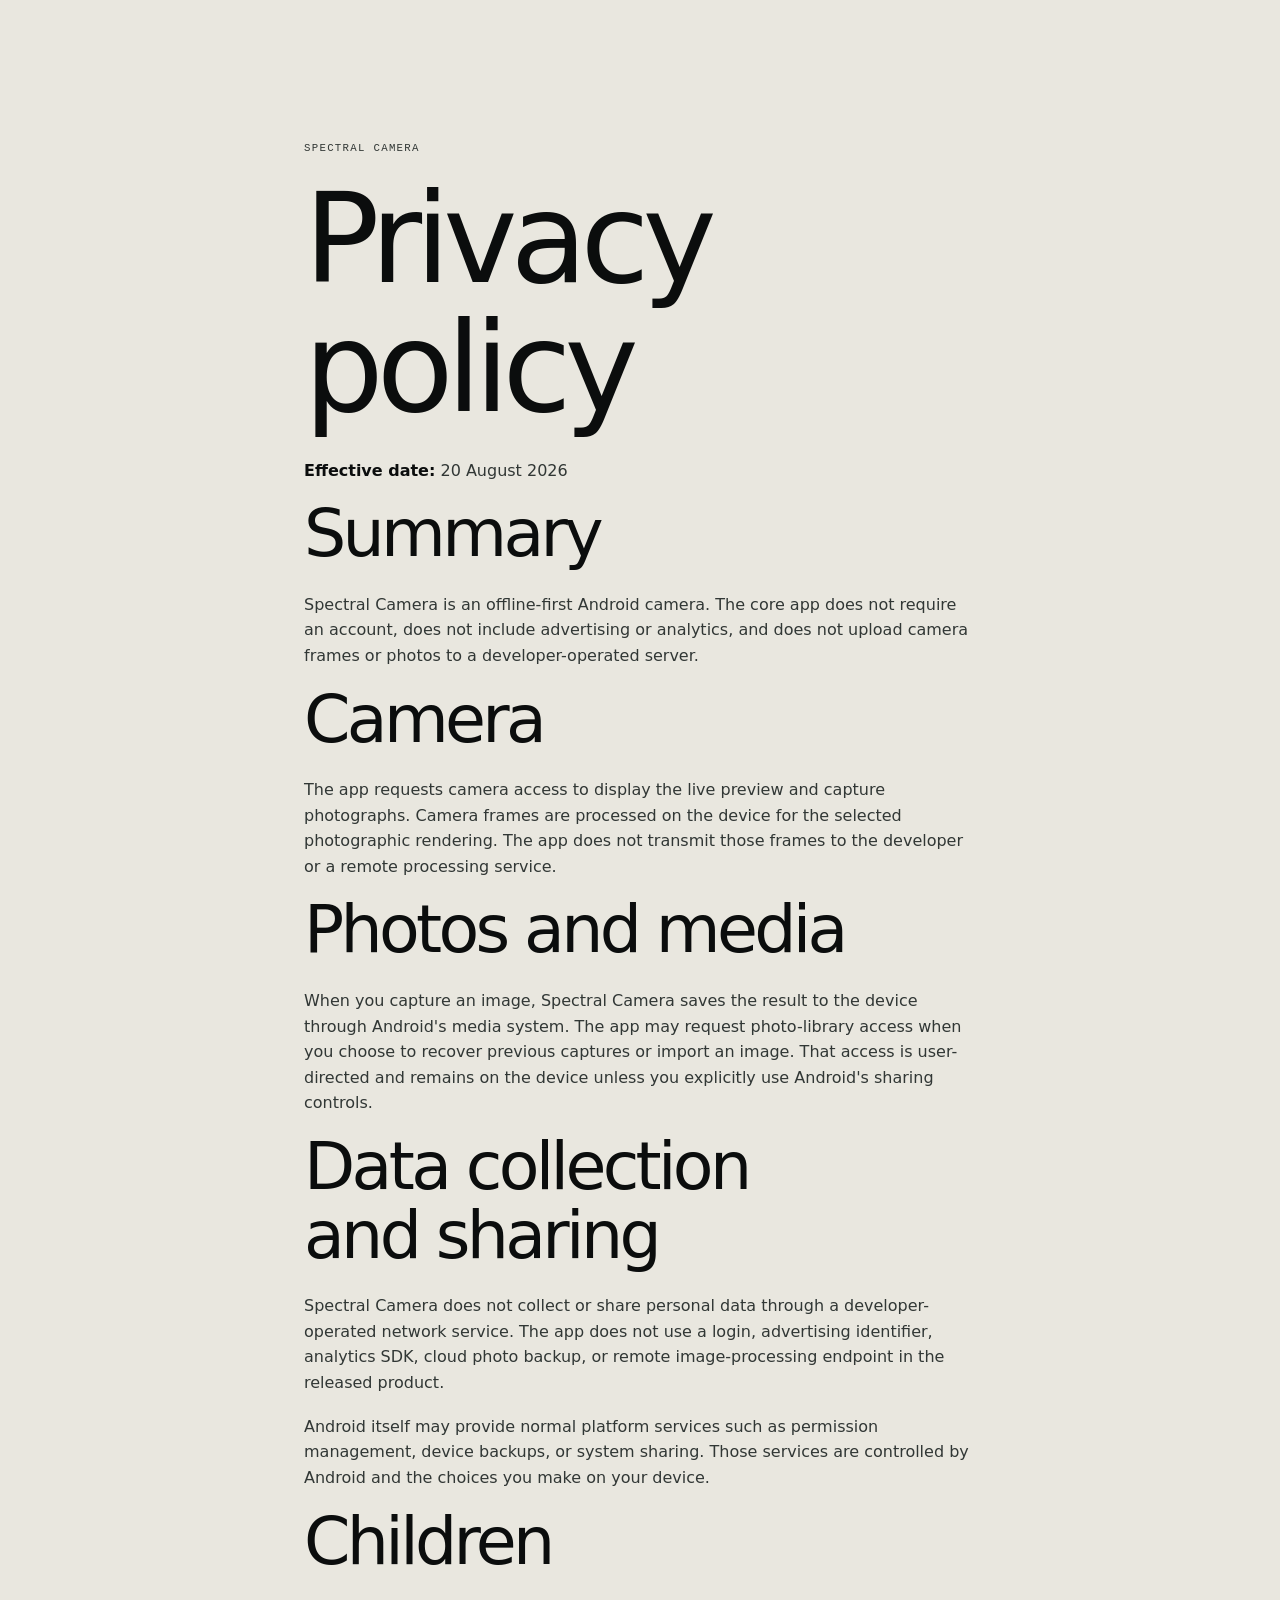
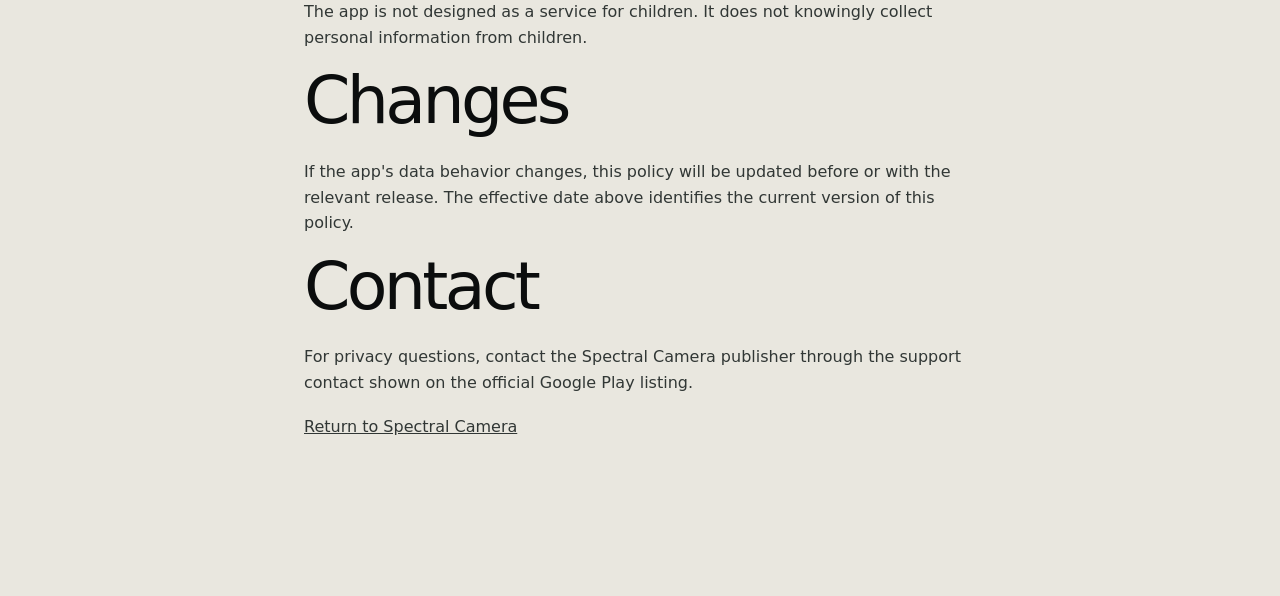
<file: site/privacy.html>
<!doctype html>
<html lang="en">
<head>
  <meta charset="utf-8">
  <meta name="viewport" content="width=device-width, initial-scale=1">
  <meta name="description" content="Privacy policy for Spectral Camera.">
  <title>Privacy policy — Spectral Camera</title>
  <link rel="stylesheet" href="styles.css">
</head>
<body>
  <main class="section-paper section-padding">
    <article class="page-shell prose">
      <p class="eyebrow">Spectral Camera</p>
      <h1>Privacy policy</h1>
      <p><strong>Effective date:</strong> 20 August 2026</p>

      <h2>Summary</h2>
      <p>Spectral Camera is an offline-first Android camera. The core app does not require an account, does not include advertising or analytics, and does not upload camera frames or photos to a developer-operated server.</p>

      <h2>Camera</h2>
      <p>The app requests camera access to display the live preview and capture photographs. Camera frames are processed on the device for the selected photographic rendering. The app does not transmit those frames to the developer or a remote processing service.</p>

      <h2>Photos and media</h2>
      <p>When you capture an image, Spectral Camera saves the result to the device through Android's media system. The app may request photo-library access when you choose to recover previous captures or import an image. That access is user-directed and remains on the device unless you explicitly use Android's sharing controls.</p>

      <h2>Data collection and sharing</h2>
      <p>Spectral Camera does not collect or share personal data through a developer-operated network service. The app does not use a login, advertising identifier, analytics SDK, cloud photo backup, or remote image-processing endpoint in the released product.</p>
      <p>Android itself may provide normal platform services such as permission management, device backups, or system sharing. Those services are controlled by Android and the choices you make on your device.</p>

      <h2>Children</h2>
      <p>The app is not designed as a service for children. It does not knowingly collect personal information from children.</p>

      <h2>Changes</h2>
      <p>If the app's data behavior changes, this policy will be updated before or with the relevant release. The effective date above identifies the current version of this policy.</p>

      <h2>Contact</h2>
      <p>For privacy questions, contact the Spectral Camera publisher through the support contact shown on the official Google Play listing.</p>

      <p><a href="index.html">Return to Spectral Camera</a></p>
    </article>
  </main>
</body>
</html>
</file>
<file: site/styles.css>
:root {
  --ink: #0b0d0d;
  --ink-soft: #111615;
  --paper: #e9e7df;
  --paper-deep: #deddd4;
  --white: #f3f2ed;
  --muted-dark: #9aa19d;
  --muted-light: #626a66;
  --line-dark: rgba(243, 242, 237, .18);
  --line-light: rgba(11, 13, 13, .18);
  --cyan: #78d7d1;
  --magenta: #d66d91;
  --gold: #c4a768;
  --max: 1180px;
  --gutter: clamp(1.2rem, 4vw, 4rem);
  --display: ui-sans-serif, system-ui, -apple-system, BlinkMacSystemFont, "Segoe UI", sans-serif;
  --mono: ui-monospace, SFMono-Regular, Menlo, Monaco, Consolas, "Liberation Mono", monospace;
}

* { box-sizing: border-box; }
html { scroll-behavior: smooth; }
body {
  margin: 0;
  background: var(--ink);
  color: var(--white);
  font-family: var(--display);
  font-size: 16px;
  line-height: 1.6;
  text-rendering: optimizeLegibility;
  overflow-x: hidden;
}
body.menu-open { overflow: hidden; }
a { color: inherit; }
img { display: block; max-width: 100%; }
button, input { font: inherit; }
button { color: inherit; }
::selection { color: var(--ink); background: var(--cyan); }

.skip-link {
  position: fixed;
  z-index: 100;
  top: .75rem;
  left: .75rem;
  padding: .7rem 1rem;
  color: var(--ink);
  background: var(--cyan);
  transform: translateY(-150%);
  transition: transform .2s ease;
}
.skip-link:focus { transform: translateY(0); }
.sr-only {
  position: absolute;
  width: 1px;
  height: 1px;
  padding: 0;
  margin: -1px;
  overflow: hidden;
  clip: rect(0, 0, 0, 0);
  white-space: nowrap;
  border: 0;
}
.page-shell { width: min(var(--max), calc(100% - (var(--gutter) * 2))); margin-inline: auto; }
.section-padding { padding-block: clamp(5rem, 11vw, 10rem); }
.section-dark { color: var(--white); background: var(--ink); }
.section-paper { color: var(--ink); background: var(--paper); }
.section-rule { border-top: 1px solid var(--line-light); }

/* Header */
.site-header {
  position: fixed;
  z-index: 30;
  inset: 0 0 auto;
  border-bottom: 1px solid transparent;
  background: rgba(11, 13, 13, .78);
  backdrop-filter: blur(18px) saturate(120%);
  transition: border-color .25s ease, background .25s ease;
}
.site-header.is-scrolled { border-color: var(--line-dark); background: rgba(11, 13, 13, .94); }
.header-inner {
  width: min(var(--max), calc(100% - (var(--gutter) * 2)));
  min-height: 4.3rem;
  margin-inline: auto;
  display: flex;
  align-items: center;
  justify-content: space-between;
  gap: 2rem;
}
.brand { display: inline-flex; align-items: center; gap: .7rem; color: var(--white); text-decoration: none; font-size: .9rem; letter-spacing: -.02em; }
.brand img { width: 2rem; height: 2rem; object-fit: contain; }
.site-nav { display: flex; align-items: center; gap: 1.4rem; font-family: var(--mono); font-size: .68rem; text-transform: uppercase; letter-spacing: .09em; }
.site-nav a { color: var(--muted-dark); text-decoration: none; transition: color .2s ease; }
.site-nav a:hover, .site-nav a:focus-visible { color: var(--cyan); }
.site-nav .nav-cta { color: var(--ink); background: var(--cyan); padding: .5rem .75rem; }
.menu-toggle { display: none; border: 0; background: transparent; cursor: pointer; padding: .6rem 0 .6rem .7rem; }
.menu-toggle-label { font-family: var(--mono); font-size: .68rem; text-transform: uppercase; letter-spacing: .1em; }
.menu-icon { display: inline-flex; flex-direction: column; gap: 4px; margin-left: .45rem; vertical-align: middle; }
.menu-icon i { display: block; width: 1rem; height: 1px; background: currentColor; transition: transform .2s ease; }

/* Type and controls */
.eyebrow, .card-kicker, .timeline-year, .section-marker, .image-note, .results-disclaimer {
  font-family: var(--mono);
  font-size: .67rem;
  line-height: 1.35;
  text-transform: uppercase;
  letter-spacing: .12em;
}
.eyebrow { margin: 0 0 1.25rem; color: var(--cyan); }
.section-marker { display: flex; flex-direction: column; gap: .3rem; color: var(--muted-light); }
.section-marker span:first-child { color: var(--magenta); font-size: .75rem; }
.section-marker-dark { color: var(--muted-dark); }
.section-marker-dark span:first-child { color: var(--cyan); }
h1, h2, h3, p { margin-top: 0; }
h1, h2, h3 { font-weight: 500; letter-spacing: -.055em; line-height: 1.03; text-wrap: balance; }
h1 { max-width: 8ch; margin-bottom: 1.5rem; font-size: clamp(3.7rem, 9.8vw, 8.4rem); }
h1 em { color: var(--cyan); font-style: normal; }
h2 { max-width: 13ch; margin-bottom: 1.5rem; font-size: clamp(2.5rem, 5.2vw, 5rem); }
h3 { margin-bottom: .7rem; font-size: clamp(1.2rem, 2vw, 1.65rem); }
.prose { max-width: 42rem; }
.prose p { color: #313735; }
.prose p + p { margin-top: 1.15rem; }
.prose strong { color: var(--ink); font-weight: 650; }
.prose blockquote { margin: 2.2rem 0; padding: 1.4rem 0 1.4rem 1.3rem; border-left: 1px solid var(--magenta); color: var(--ink); font-size: clamp(1.25rem, 2.5vw, 1.85rem); line-height: 1.2; letter-spacing: -.035em; }
.prose-dark p { color: #c3c8c4; }
.prose-dark h2 { color: var(--white); }
.prose-dark blockquote { color: var(--white); }
.intro-lede { max-width: 42rem; margin-bottom: 0; color: var(--muted-light); font-size: clamp(1.05rem, 1.8vw, 1.3rem); line-height: 1.5; }
.section-intro-dark .intro-lede { color: var(--muted-dark); }
.text-link { display: inline-flex; align-items: center; gap: .45rem; color: var(--ink); font-family: var(--mono); font-size: .72rem; text-transform: uppercase; letter-spacing: .09em; text-decoration: none; }
.text-link::after { content: ""; display: block; height: 1px; flex: 1; min-width: .6rem; background: currentColor; transform-origin: left; transition: transform .2s ease; }
.text-link:hover::after, .text-link:focus-visible::after { transform: scaleX(.55); }
.hero .text-link, .section-dark .text-link { color: var(--white); }
.text-link-light { color: var(--white); }
.button { display: inline-flex; align-items: center; justify-content: center; min-height: 2.9rem; padding: .75rem 1rem; border: 1px solid transparent; font-family: var(--mono); font-size: .7rem; text-transform: uppercase; letter-spacing: .08em; text-decoration: none; transition: background .2s ease, color .2s ease, border-color .2s ease, transform .2s ease; }
.button:hover, .button:focus-visible { transform: translateY(-2px); }
.button-primary { color: var(--ink); background: var(--cyan); }
.button-primary:hover, .button-primary:focus-visible { color: var(--white); background: var(--magenta); }
.hero-actions { display: flex; align-items: center; flex-wrap: wrap; gap: 1.3rem; }

/* Hero */
.hero { min-height: 100svh; padding: clamp(8rem, 16vw, 12rem) 0 clamp(4rem, 9vw, 8rem); }
.hero-copy { display: grid; grid-template-columns: minmax(0, 1fr) minmax(14rem, 25rem); gap: clamp(2rem, 8vw, 10rem); align-items: end; }
.hero-copy > * { min-width: 0; }
.hero-lede { width: 100%; max-width: 26rem; margin: 0 0 2rem; color: #c3c8c4; font-size: clamp(1.1rem, 1.9vw, 1.35rem); line-height: 1.45; }
.hero-copy .hero-actions { grid-column: 2; grid-row: 1; align-self: end; padding-bottom: .35rem; }
.hero-visual { margin-top: clamp(3rem, 9vw, 8rem); }
.hero-visual-heading { display: flex; flex-wrap: wrap; justify-content: space-between; gap: .4rem 1rem; margin-bottom: .7rem; color: var(--muted-dark); font-family: var(--mono); font-size: .65rem; text-transform: uppercase; letter-spacing: .1em; }
.comparison { position: relative; width: min(100%, 30rem); margin-inline: auto; overflow: hidden; aspect-ratio: 9 / 16; background: #202525; }
.comparison-image { position: absolute; inset: 0; width: 100%; height: 100%; object-fit: cover; }
.comparison-before-wrap { position: absolute; z-index: 2; inset: 0 auto 0 0; width: 50%; overflow: hidden; }
.comparison-before { width: min(100vw, 30rem); max-width: none; }
.comparison-label { position: absolute; z-index: 4; top: 1rem; padding: .35rem .5rem; color: var(--white); background: rgba(11, 13, 13, .75); font-family: var(--mono); font-size: .6rem; text-transform: uppercase; letter-spacing: .08em; }
.comparison-label-before { left: 1rem; }
.comparison-label-after { right: 1rem; }
.comparison-divider { position: absolute; z-index: 5; top: 0; bottom: 0; left: 50%; width: 1px; background: var(--white); pointer-events: none; }
.comparison-divider span { position: absolute; top: 50%; left: 50%; display: grid; width: 2rem; height: 2rem; place-items: center; color: var(--ink); background: var(--white); border-radius: 50%; transform: translate(-50%, -50%); font-size: .9rem; }
.comparison-range { position: absolute; z-index: 6; inset: 0; width: 100%; height: 100%; margin: 0; opacity: 0; cursor: ew-resize; }
.image-note { max-width: 30rem; margin: .8rem auto 0; color: var(--muted-dark); font-size: .59rem; text-align: center; letter-spacing: .07em; }

/* Story */
.story-grid, .return-grid, .honesty-grid { display: grid; grid-template-columns: minmax(5rem, 1fr) minmax(0, 2.6fr); gap: clamp(2rem, 8vw, 9rem); }
.story-copy h2, .return-copy h2, .honesty-copy h2 { max-width: 12ch; }

/* Timeline */
.timeline-grid { display: grid; grid-template-columns: 1fr auto 1fr auto 1fr auto 1fr; align-items: start; gap: 1rem; }
.timeline-item { max-width: 14rem; }
.timeline-year { display: block; min-height: 2.3rem; margin-bottom: 1.1rem; color: var(--magenta); }
.timeline-item h3 { font-size: 1.1rem; letter-spacing: -.035em; }
.timeline-item p { margin-bottom: 0; color: var(--muted-light); font-size: .9rem; line-height: 1.45; }
.timeline-line { width: 2rem; height: 1px; margin-top: 1.15rem; background: var(--line-light); }
.timeline-item-current .timeline-year { color: var(--cyan); }

/* Return and honesty */
.return-grid, .honesty-grid { align-items: start; }
.return-copy { max-width: 48rem; }
.honesty { border-top: 1px solid var(--line-dark); }
.honesty-copy { max-width: 50rem; }

/* Engine */
.section-intro { display: grid; grid-template-columns: minmax(5rem, 1fr) minmax(0, 3fr); gap: clamp(2rem, 8vw, 9rem); align-items: start; }
.section-intro-wide { margin-bottom: clamp(3rem, 7vw, 6rem); }
.pipeline { display: flex; align-items: stretch; overflow-x: auto; padding-bottom: 1rem; scrollbar-color: var(--magenta) transparent; }
.pipeline-step { flex: 1 0 8.7rem; min-height: 7.7rem; padding: 1rem; border: 1px solid var(--line-light); background: rgba(11, 13, 13, .04); }
.pipeline-step strong { display: block; margin-top: 1.3rem; font-size: .96rem; letter-spacing: -.03em; }
.pipeline-step small { display: block; margin-top: .25rem; color: var(--muted-light); font-family: var(--mono); font-size: .62rem; line-height: 1.35; }
.pipeline-number { color: var(--magenta); font-family: var(--mono); font-size: .65rem; }
.pipeline-arrow { flex: 0 0 1.6rem; display: grid; place-items: center; color: var(--muted-light); }
.engine-notes { display: grid; grid-template-columns: repeat(3, 1fr); gap: 1px; margin-top: clamp(3rem, 7vw, 6rem); background: var(--line-light); }
.engine-note { min-height: 14rem; padding: clamp(1.2rem, 3vw, 2rem); background: var(--paper); }
.note-index { display: block; margin-bottom: 3rem; color: var(--magenta); font-family: var(--mono); font-size: .7rem; }
.engine-note p { max-width: 20rem; margin-bottom: 0; color: var(--muted-light); font-size: .9rem; line-height: 1.5; }

/* Field notes */
.field-notes .section-intro { margin-bottom: clamp(3rem, 7vw, 6rem); }
.notes-grid { display: grid; grid-template-columns: repeat(2, 1fr); gap: 1px; background: var(--line-light); }
.note-card { min-height: 17rem; background: var(--paper); }
.note-card-featured { display: grid; grid-template-columns: minmax(10rem, .85fr) 1fr; grid-column: span 2; }
.note-card-image { min-height: 100%; overflow: hidden; background: var(--ink); }
.note-card-image img { width: 100%; height: 100%; object-fit: cover; object-position: center; filter: saturate(.95) contrast(1.05); }
.note-card-body { padding: clamp(1.3rem, 3.3vw, 2.3rem); }
.card-kicker { display: block; margin-bottom: 2.3rem; color: var(--magenta); font-size: .58rem; letter-spacing: .08em; }
.note-card h3 { max-width: 12ch; }
.note-card p { max-width: 31rem; color: var(--muted-light); font-size: .92rem; line-height: 1.5; }
.note-card .text-link { margin-top: .75rem; font-size: .63rem; }

/* Results */
.results { border-top: 1px solid var(--line-dark); }
.results .section-intro { margin-bottom: clamp(3rem, 7vw, 6rem); }
.results-grid { display: grid; grid-template-columns: 1.25fr 1fr 1fr; gap: clamp(1rem, 2.5vw, 2.2rem); align-items: start; }
.result-card { margin: 0; }
.result-image { overflow: hidden; aspect-ratio: 9 / 16; background: #202525; }
.result-card img { width: 100%; height: 100%; object-fit: cover; transition: transform .6s cubic-bezier(.2, .7, .2, 1); }
.result-card:hover img { transform: scale(1.025); }
.result-card figcaption { padding-top: 1rem; }
.result-card figcaption span { display: block; margin-bottom: .45rem; color: var(--cyan); font-family: var(--mono); font-size: .62rem; text-transform: uppercase; letter-spacing: .1em; }
.result-card figcaption strong { display: block; font-size: 1rem; font-weight: 500; letter-spacing: -.025em; }
.result-card figcaption small { display: block; margin-top: .4rem; color: var(--muted-dark); font-size: .78rem; line-height: 1.4; }
.results-disclaimer { margin: 3rem 0 0; color: var(--muted-dark); font-size: .6rem; letter-spacing: .06em; }

/* Journal and closing */
.journal-list { margin-top: clamp(2.5rem, 5vw, 4rem); border-top: 1px solid var(--line-light); }
.journal-row { display: grid; grid-template-columns: 4rem 1fr auto; gap: 1rem; align-items: center; padding: 1.35rem 0; border-bottom: 1px solid var(--line-light); color: var(--ink); text-decoration: none; transition: color .2s ease, padding-left .2s ease; }
.journal-row:hover, .journal-row:focus-visible { padding-left: .6rem; color: var(--magenta); }
.journal-number, .journal-arrow { color: var(--muted-light); font-family: var(--mono); font-size: .68rem; }
.journal-title { font-size: clamp(1.15rem, 2.5vw, 1.75rem); letter-spacing: -.045em; }
.closing { text-align: center; }
.closing-inner { display: flex; flex-direction: column; align-items: center; }
.closing-mark { margin-bottom: 2.2rem; opacity: .9; }
.closing h2 { max-width: none; margin-bottom: 1rem; }
.closing p:not(.eyebrow) { max-width: 32rem; margin-bottom: 2rem; color: #c3c8c4; font-size: 1.1rem; }
.closing-actions { justify-content: center; }
.site-footer { border-top: 1px solid var(--line-dark); }
.footer-inner { display: flex; justify-content: space-between; gap: 1rem; padding-block: 1.4rem; color: var(--muted-dark); font-family: var(--mono); font-size: .6rem; text-transform: uppercase; letter-spacing: .07em; }
.footer-inner a { color: var(--muted-dark); text-decoration: none; }
.footer-inner a:hover, .footer-inner a:focus-visible { color: var(--cyan); }

@media (max-width: 850px) {
  .hero-copy { grid-template-columns: minmax(0, 1fr); gap: 2rem; }
  .hero-visual-heading { justify-content: flex-start; }
  .hero-copy .hero-actions { grid-column: auto; grid-row: auto; }
  .timeline-grid { grid-template-columns: 1fr; gap: 2.3rem; }
  .timeline-line { width: 3rem; margin: -1.2rem 0 0 0; }
  .engine-notes { grid-template-columns: 1fr; }
  .engine-note { min-height: auto; }
  .note-index { margin-bottom: 1.5rem; }
  .results-grid { grid-template-columns: repeat(2, 1fr); }
  .result-card-large { grid-column: span 2; max-width: 24rem; }
  .result-card-large .result-image { aspect-ratio: 9 / 12; }
}

@media (max-width: 680px) {
  .site-header { background: rgba(11, 13, 13, .92); }
  .menu-toggle { display: block; }
  .site-nav { position: absolute; inset: 4.3rem 0 auto; display: none; flex-direction: column; align-items: stretch; gap: 0; padding: .8rem var(--gutter) 1.1rem; border-bottom: 1px solid var(--line-dark); background: rgba(11, 13, 13, .98); }
  .site-nav.is-open { display: flex; }
  .site-nav a { min-height: 2.9rem; display: flex; align-items: center; border-bottom: 1px solid var(--line-dark); }
  .site-nav .nav-cta { justify-content: center; margin-top: .8rem; border: 0; }
  .story-grid, .return-grid, .honesty-grid, .section-intro { grid-template-columns: 1fr; gap: 2rem; }
  .section-marker { flex-direction: row; gap: .7rem; align-items: center; }
  .section-marker span:first-child { order: 2; }
  .section-marker span:last-child { order: 1; }
  .note-card-featured { display: block; grid-column: span 2; }
  .note-card-image { aspect-ratio: 9 / 10; min-height: auto; }
  .notes-grid { grid-template-columns: 1fr; }
  .note-card-featured { grid-column: auto; }
  .results-grid { grid-template-columns: 1fr; }
  .result-card-large { grid-column: auto; max-width: none; }
  .result-card-large .result-image { aspect-ratio: 9 / 16; }
  .footer-inner { flex-direction: column; gap: .6rem; }
}

@media (prefers-reduced-motion: reduce) {
  html { scroll-behavior: auto; }
  *, *::before, *::after { transition-duration: .01ms !important; animation-duration: .01ms !important; animation-iteration-count: 1 !important; }
}

:focus-visible { outline: 2px solid var(--cyan); outline-offset: 4px; }
</file>
